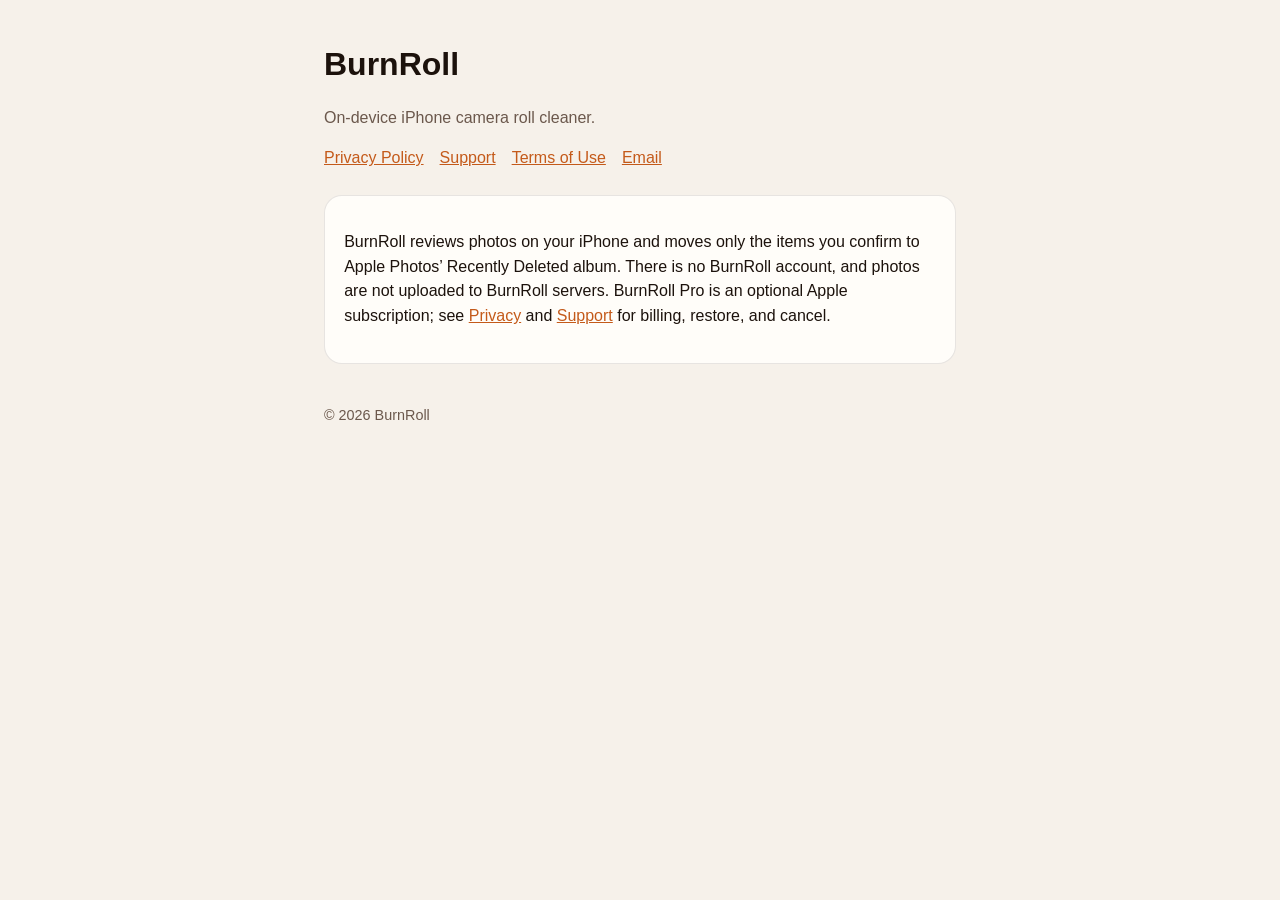
<file: docs/index.html>
<!DOCTYPE html>
<html lang="en">
<head>
  <meta charset="utf-8">
  <meta name="viewport" content="width=device-width, initial-scale=1">
  <title>BurnRoll</title>
  <link rel="stylesheet" href="styles.css">
</head>
<body>
  <main>
    <header>
      <h1>BurnRoll</h1>
      <p>On-device iPhone camera roll cleaner.</p>
    </header>
    <nav class="nav">
      <a href="privacy/">Privacy Policy</a>
      <a href="support/">Support</a>
      <a href="https://www.apple.com/legal/internet-services/itunes/dev/stdeula/">Terms of Use</a>
      <a href="mailto:burnrollsupport@gmail.com">Email</a>
    </nav>
    <section class="card">
      <p>BurnRoll reviews photos on your iPhone and moves only the items you confirm to Apple Photos’ Recently Deleted album. There is no BurnRoll account, and photos are not uploaded to BurnRoll servers. BurnRoll Pro is an optional Apple subscription; see <a href="privacy/">Privacy</a> and <a href="support/">Support</a> for billing, restore, and cancel.</p>
    </section>
    <footer>© 2026 BurnRoll</footer>
  </main>
</body>
</html>
</file>
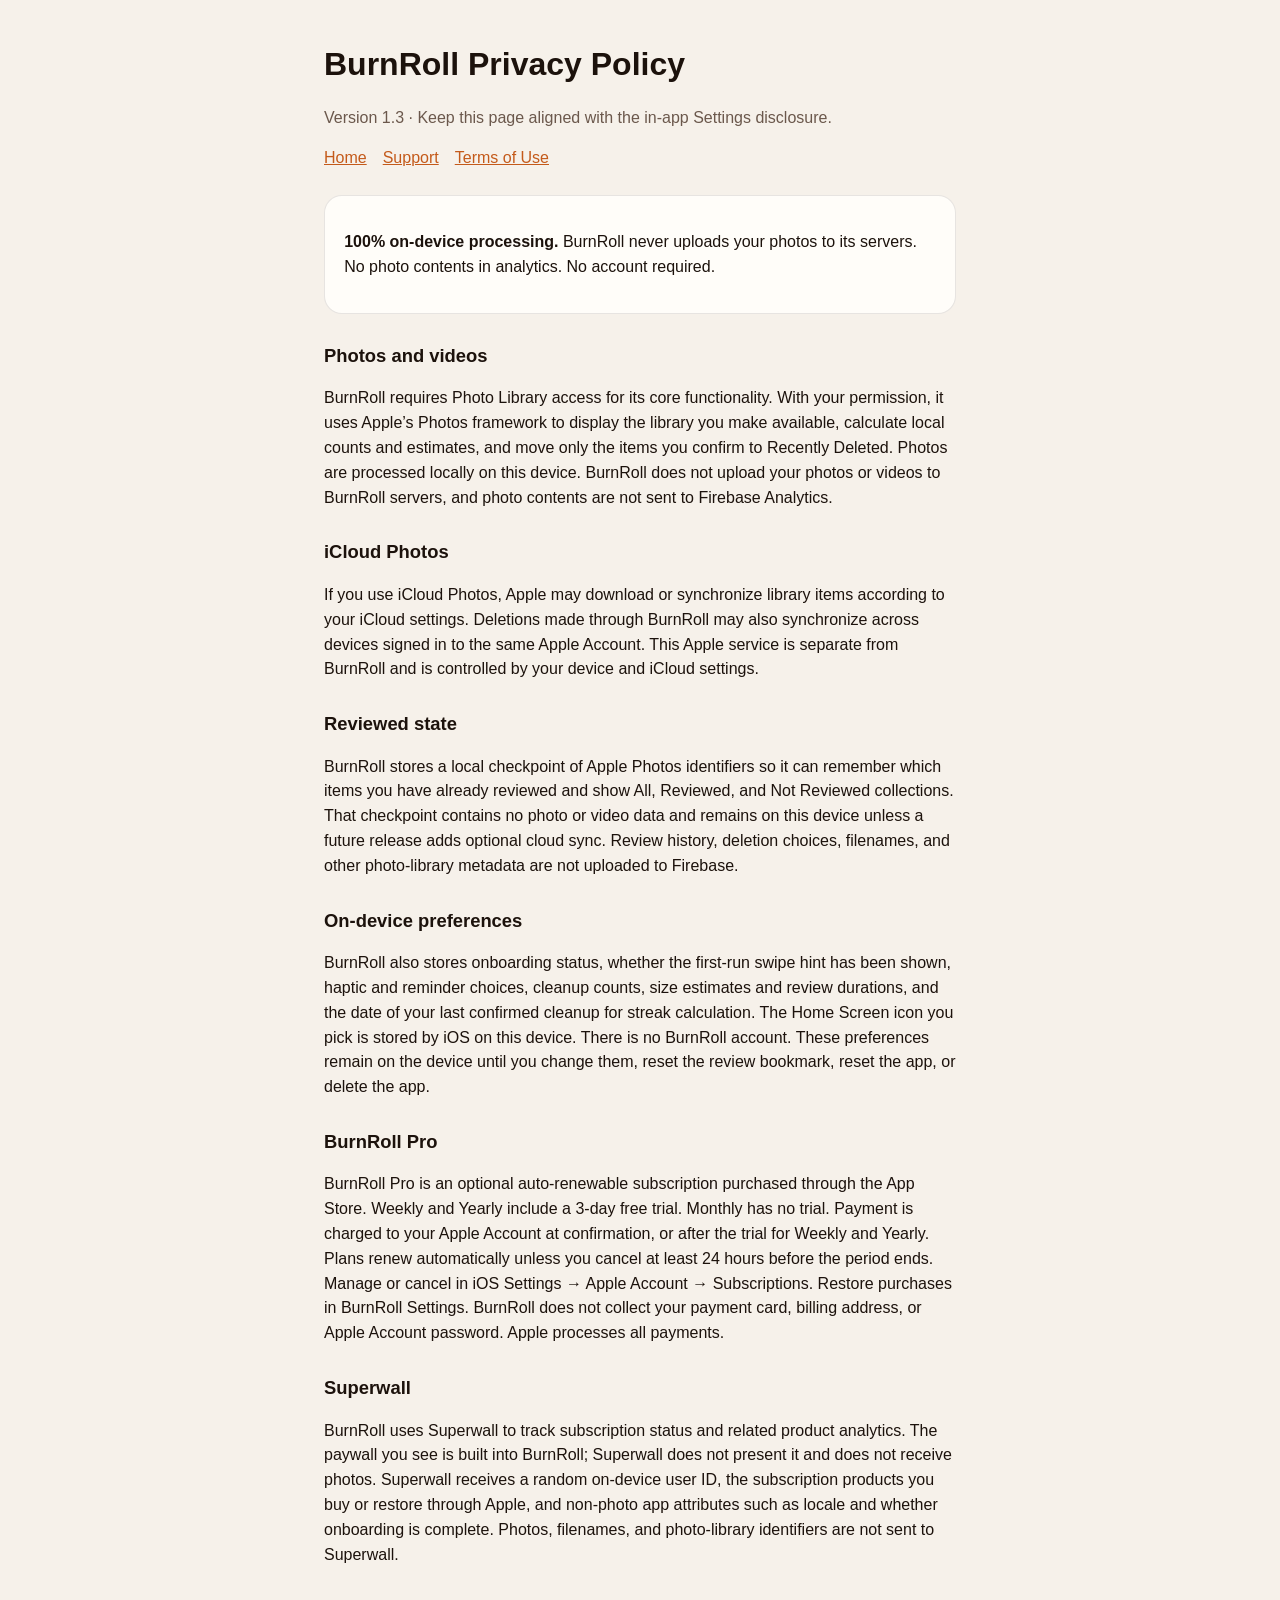
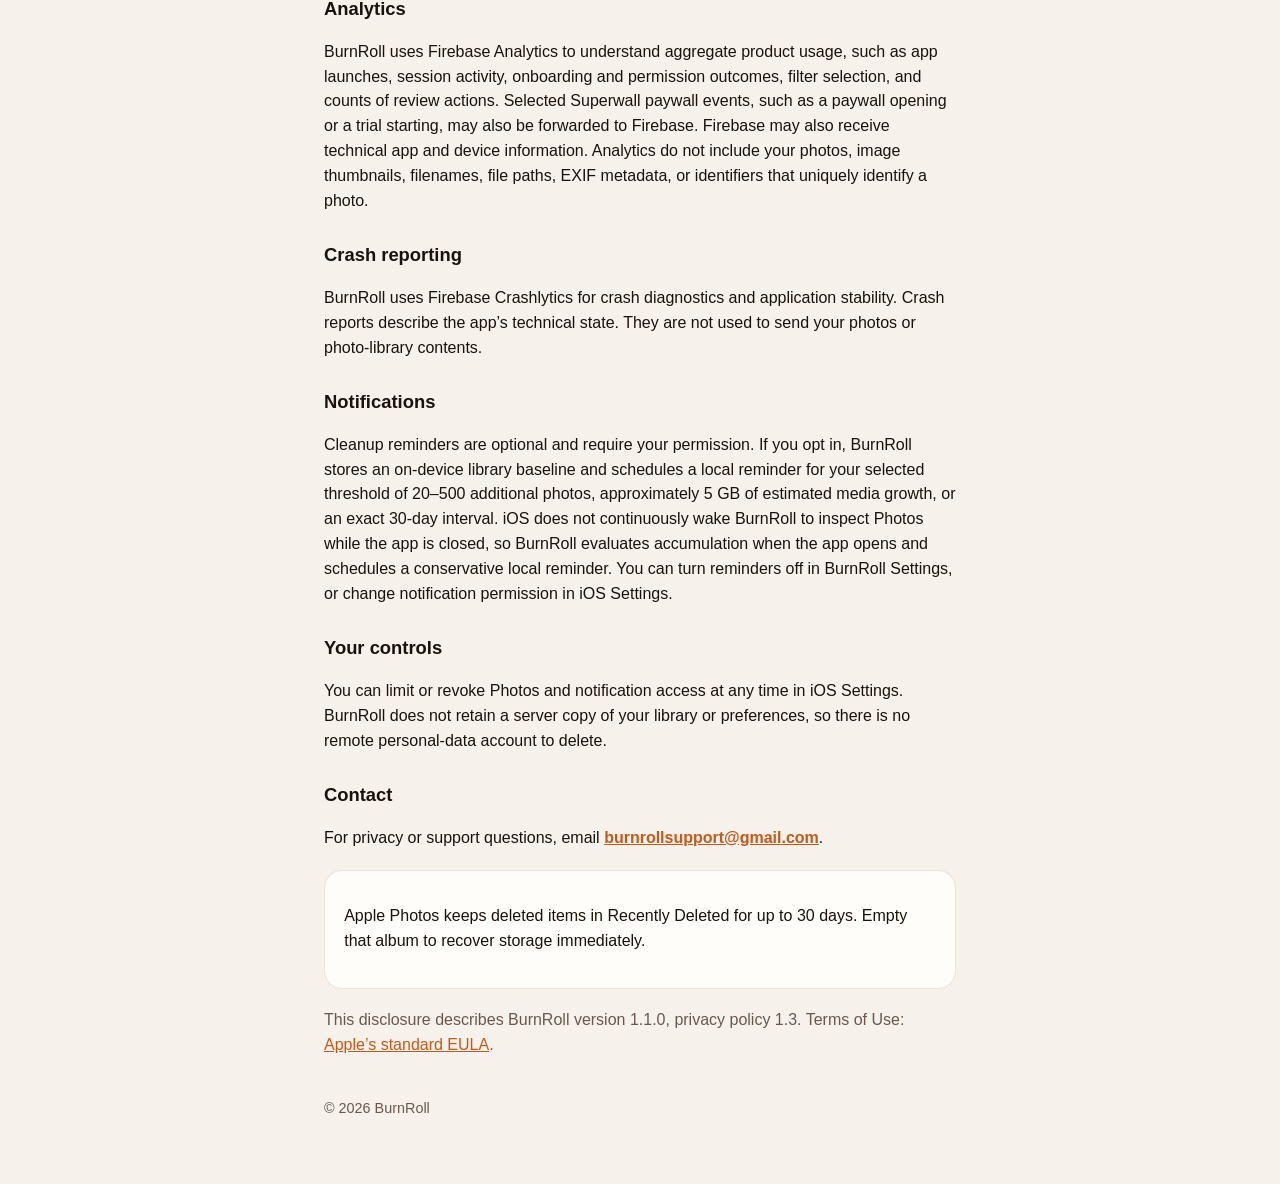
<file: docs/privacy/index.html>
<!DOCTYPE html>
<html lang="en">
<head>
  <meta charset="utf-8">
  <meta name="viewport" content="width=device-width, initial-scale=1">
  <title>BurnRoll Privacy Policy</title>
  <link rel="stylesheet" href="../styles.css">
</head>
<body>
  <main>
    <header>
      <h1>BurnRoll Privacy Policy</h1>
      <p>Version 1.3 · Keep this page aligned with the in-app Settings disclosure.</p>
    </header>
    <nav class="nav">
      <a href="../">Home</a>
      <a href="../support/">Support</a>
      <a href="https://www.apple.com/legal/internet-services/itunes/dev/stdeula/">Terms of Use</a>
    </nav>

    <section class="card">
      <p><strong>100% on-device processing.</strong> BurnRoll never uploads your photos to its servers. No photo contents in analytics. No account required.</p>
    </section>

    <h2>Photos and videos</h2>
    <p>BurnRoll requires Photo Library access for its core functionality. With your permission, it uses Apple’s Photos framework to display the library you make available, calculate local counts and estimates, and move only the items you confirm to Recently Deleted. Photos are processed locally on this device. BurnRoll does not upload your photos or videos to BurnRoll servers, and photo contents are not sent to Firebase Analytics.</p>

    <h2>iCloud Photos</h2>
    <p>If you use iCloud Photos, Apple may download or synchronize library items according to your iCloud settings. Deletions made through BurnRoll may also synchronize across devices signed in to the same Apple Account. This Apple service is separate from BurnRoll and is controlled by your device and iCloud settings.</p>

    <h2>Reviewed state</h2>
    <p>BurnRoll stores a local checkpoint of Apple Photos identifiers so it can remember which items you have already reviewed and show All, Reviewed, and Not Reviewed collections. That checkpoint contains no photo or video data and remains on this device unless a future release adds optional cloud sync. Review history, deletion choices, filenames, and other photo-library metadata are not uploaded to Firebase.</p>

    <h2>On-device preferences</h2>
    <p>BurnRoll also stores onboarding status, whether the first-run swipe hint has been shown, haptic and reminder choices, cleanup counts, size estimates and review durations, and the date of your last confirmed cleanup for streak calculation. The Home Screen icon you pick is stored by iOS on this device. There is no BurnRoll account. These preferences remain on the device until you change them, reset the review bookmark, reset the app, or delete the app.</p>

    <h2>BurnRoll Pro</h2>
    <p>BurnRoll Pro is an optional auto-renewable subscription purchased through the App Store. Weekly and Yearly include a 3-day free trial. Monthly has no trial. Payment is charged to your Apple Account at confirmation, or after the trial for Weekly and Yearly. Plans renew automatically unless you cancel at least 24 hours before the period ends. Manage or cancel in iOS Settings → Apple Account → Subscriptions. Restore purchases in BurnRoll Settings. BurnRoll does not collect your payment card, billing address, or Apple Account password. Apple processes all payments.</p>

    <h2>Superwall</h2>
    <p>BurnRoll uses Superwall to track subscription status and related product analytics. The paywall you see is built into BurnRoll; Superwall does not present it and does not receive photos. Superwall receives a random on-device user ID, the subscription products you buy or restore through Apple, and non-photo app attributes such as locale and whether onboarding is complete. Photos, filenames, and photo-library identifiers are not sent to Superwall.</p>

    <h2>Analytics</h2>
    <p>BurnRoll uses Firebase Analytics to understand aggregate product usage, such as app launches, session activity, onboarding and permission outcomes, filter selection, and counts of review actions. Selected Superwall paywall events, such as a paywall opening or a trial starting, may also be forwarded to Firebase. Firebase may also receive technical app and device information. Analytics do not include your photos, image thumbnails, filenames, file paths, EXIF metadata, or identifiers that uniquely identify a photo.</p>

    <h2>Crash reporting</h2>
    <p>BurnRoll uses Firebase Crashlytics for crash diagnostics and application stability. Crash reports describe the app’s technical state. They are not used to send your photos or photo-library contents.</p>

    <h2>Notifications</h2>
    <p>Cleanup reminders are optional and require your permission. If you opt in, BurnRoll stores an on-device library baseline and schedules a local reminder for your selected threshold of 20–500 additional photos, approximately 5 GB of estimated media growth, or an exact 30-day interval. iOS does not continuously wake BurnRoll to inspect Photos while the app is closed, so BurnRoll evaluates accumulation when the app opens and schedules a conservative local reminder. You can turn reminders off in BurnRoll Settings, or change notification permission in iOS Settings.</p>

    <h2>Your controls</h2>
    <p>You can limit or revoke Photos and notification access at any time in iOS Settings. BurnRoll does not retain a server copy of your library or preferences, so there is no remote personal-data account to delete.</p>

    <h2>Contact</h2>
    <p>For privacy or support questions, email <a class="email" href="mailto:burnrollsupport@gmail.com">burnrollsupport@gmail.com</a>.</p>

    <section class="card">
      <p>Apple Photos keeps deleted items in Recently Deleted for up to 30 days. Empty that album to recover storage immediately.</p>
    </section>

    <p class="muted">This disclosure describes BurnRoll version 1.1.0, privacy policy 1.3. Terms of Use: <a href="https://www.apple.com/legal/internet-services/itunes/dev/stdeula/">Apple’s standard EULA</a>.</p>
    <footer>© 2026 BurnRoll</footer>
  </main>
</body>
</html>
</file>
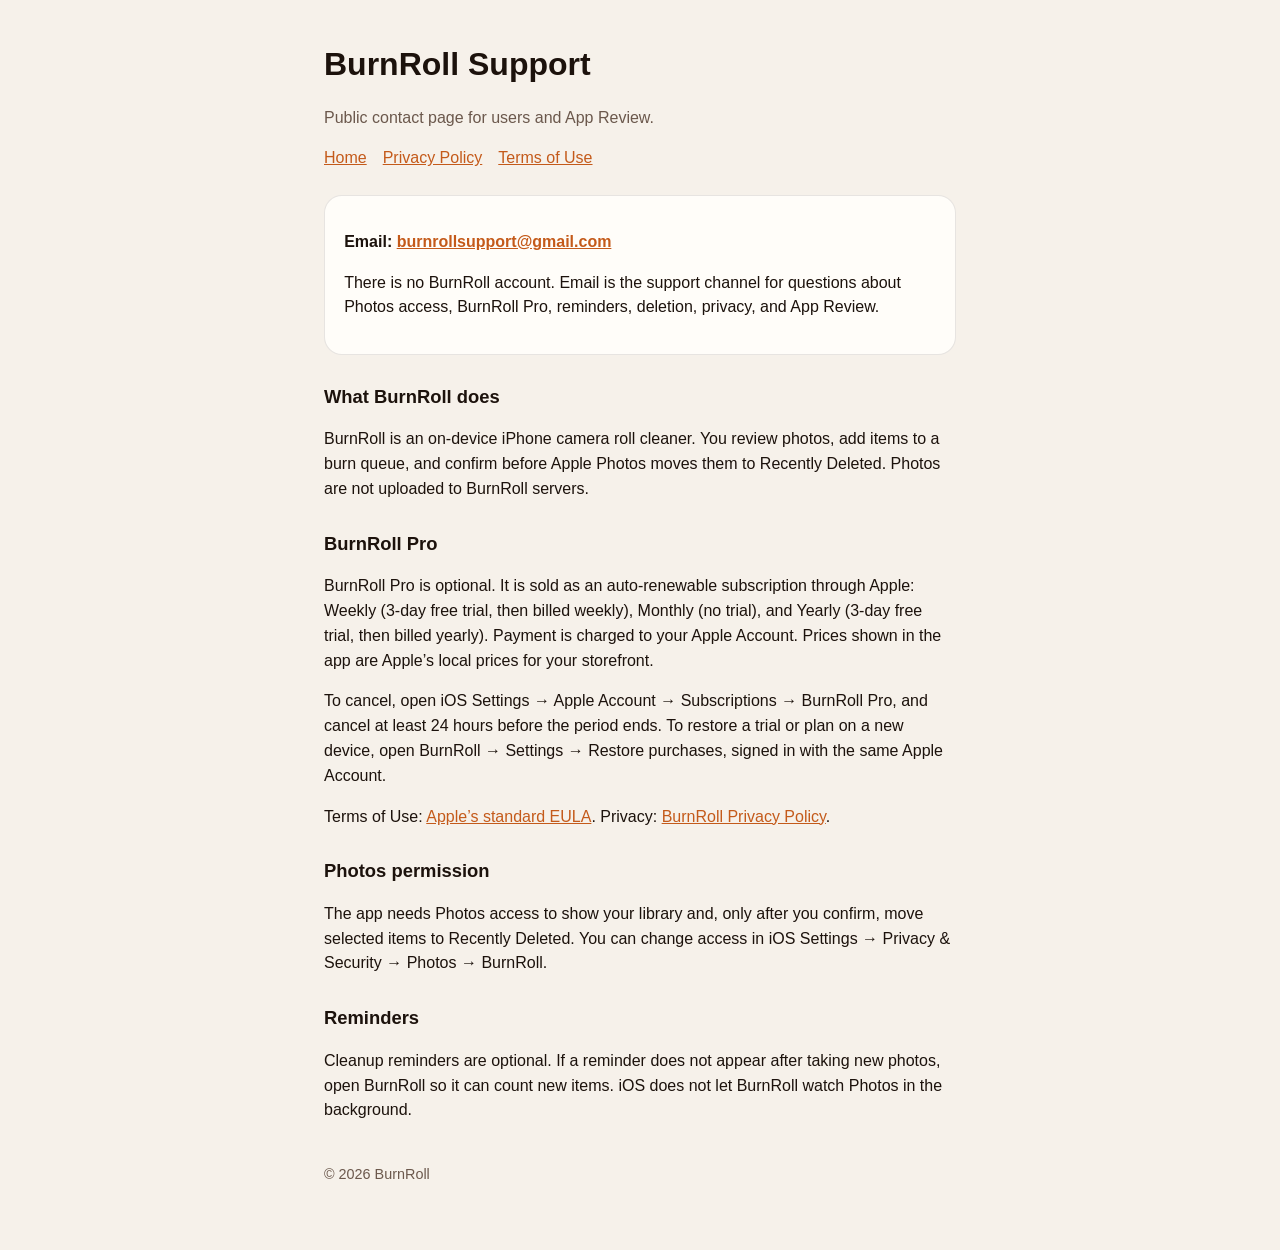
<file: docs/support/index.html>
<!DOCTYPE html>
<html lang="en">
<head>
  <meta charset="utf-8">
  <meta name="viewport" content="width=device-width, initial-scale=1">
  <title>BurnRoll Support</title>
  <link rel="stylesheet" href="../styles.css">
</head>
<body>
  <main>
    <header>
      <h1>BurnRoll Support</h1>
      <p>Public contact page for users and App Review.</p>
    </header>
    <nav class="nav">
      <a href="../">Home</a>
      <a href="../privacy/">Privacy Policy</a>
      <a href="https://www.apple.com/legal/internet-services/itunes/dev/stdeula/">Terms of Use</a>
    </nav>

    <section class="card">
      <p><strong>Email:</strong> <a class="email" href="mailto:burnrollsupport@gmail.com">burnrollsupport@gmail.com</a></p>
      <p>There is no BurnRoll account. Email is the support channel for questions about Photos access, BurnRoll Pro, reminders, deletion, privacy, and App Review.</p>
    </section>

    <h2>What BurnRoll does</h2>
    <p>BurnRoll is an on-device iPhone camera roll cleaner. You review photos, add items to a burn queue, and confirm before Apple Photos moves them to Recently Deleted. Photos are not uploaded to BurnRoll servers.</p>

    <h2>BurnRoll Pro</h2>
    <p>BurnRoll Pro is optional. It is sold as an auto-renewable subscription through Apple: Weekly (3-day free trial, then billed weekly), Monthly (no trial), and Yearly (3-day free trial, then billed yearly). Payment is charged to your Apple Account. Prices shown in the app are Apple’s local prices for your storefront.</p>
    <p>To cancel, open iOS Settings → Apple Account → Subscriptions → BurnRoll Pro, and cancel at least 24 hours before the period ends. To restore a trial or plan on a new device, open BurnRoll → Settings → Restore purchases, signed in with the same Apple Account.</p>
    <p>Terms of Use: <a href="https://www.apple.com/legal/internet-services/itunes/dev/stdeula/">Apple’s standard EULA</a>. Privacy: <a href="../privacy/">BurnRoll Privacy Policy</a>.</p>

    <h2>Photos permission</h2>
    <p>The app needs Photos access to show your library and, only after you confirm, move selected items to Recently Deleted. You can change access in iOS Settings → Privacy &amp; Security → Photos → BurnRoll.</p>

    <h2>Reminders</h2>
    <p>Cleanup reminders are optional. If a reminder does not appear after taking new photos, open BurnRoll so it can count new items. iOS does not let BurnRoll watch Photos in the background.</p>

    <footer>© 2026 BurnRoll</footer>
  </main>
</body>
</html>
</file>
<file: docs/styles.css>
:root {
  color-scheme: light dark;
  --bg: #f6f1ea;
  --surface: #fffdf9;
  --ink: #1c120c;
  --muted: #6b584c;
  --accent: #c45a1a;
  --line: rgba(28, 18, 12, 0.1);
}

@media (prefers-color-scheme: dark) {
  :root {
    --bg: #16100c;
    --surface: #211812;
    --ink: #f6eee6;
    --muted: #cbb8aa;
    --accent: #ef8a4a;
    --line: rgba(246, 238, 230, 0.12);
  }
}

* {
  box-sizing: border-box;
}

html,
body {
  margin: 0;
  padding: 0;
}

body {
  font-family: -apple-system, BlinkMacSystemFont, "Segoe UI", Helvetica, Arial, sans-serif;
  background: var(--bg);
  color: var(--ink);
  line-height: 1.55;
}

main {
  max-width: 42rem;
  margin: 0 auto;
  padding: 2.5rem 1.25rem 4rem;
}

a {
  color: var(--accent);
}

header p,
.muted,
footer {
  color: var(--muted);
}

h1 {
  font-size: 2rem;
  margin: 0 0 0.4rem;
}

h2 {
  font-size: 1.15rem;
  margin: 1.75rem 0 0.4rem;
}

.card {
  background: var(--surface);
  border: 1px solid var(--line);
  border-radius: 18px;
  padding: 1.1rem 1.2rem;
  margin: 1.2rem 0;
}

.nav {
  display: flex;
  gap: 1rem;
  flex-wrap: wrap;
  margin: 1rem 0 1.5rem;
}

.email {
  font-weight: 600;
}

footer {
  margin-top: 2.5rem;
  font-size: 0.9rem;
}
</file>
